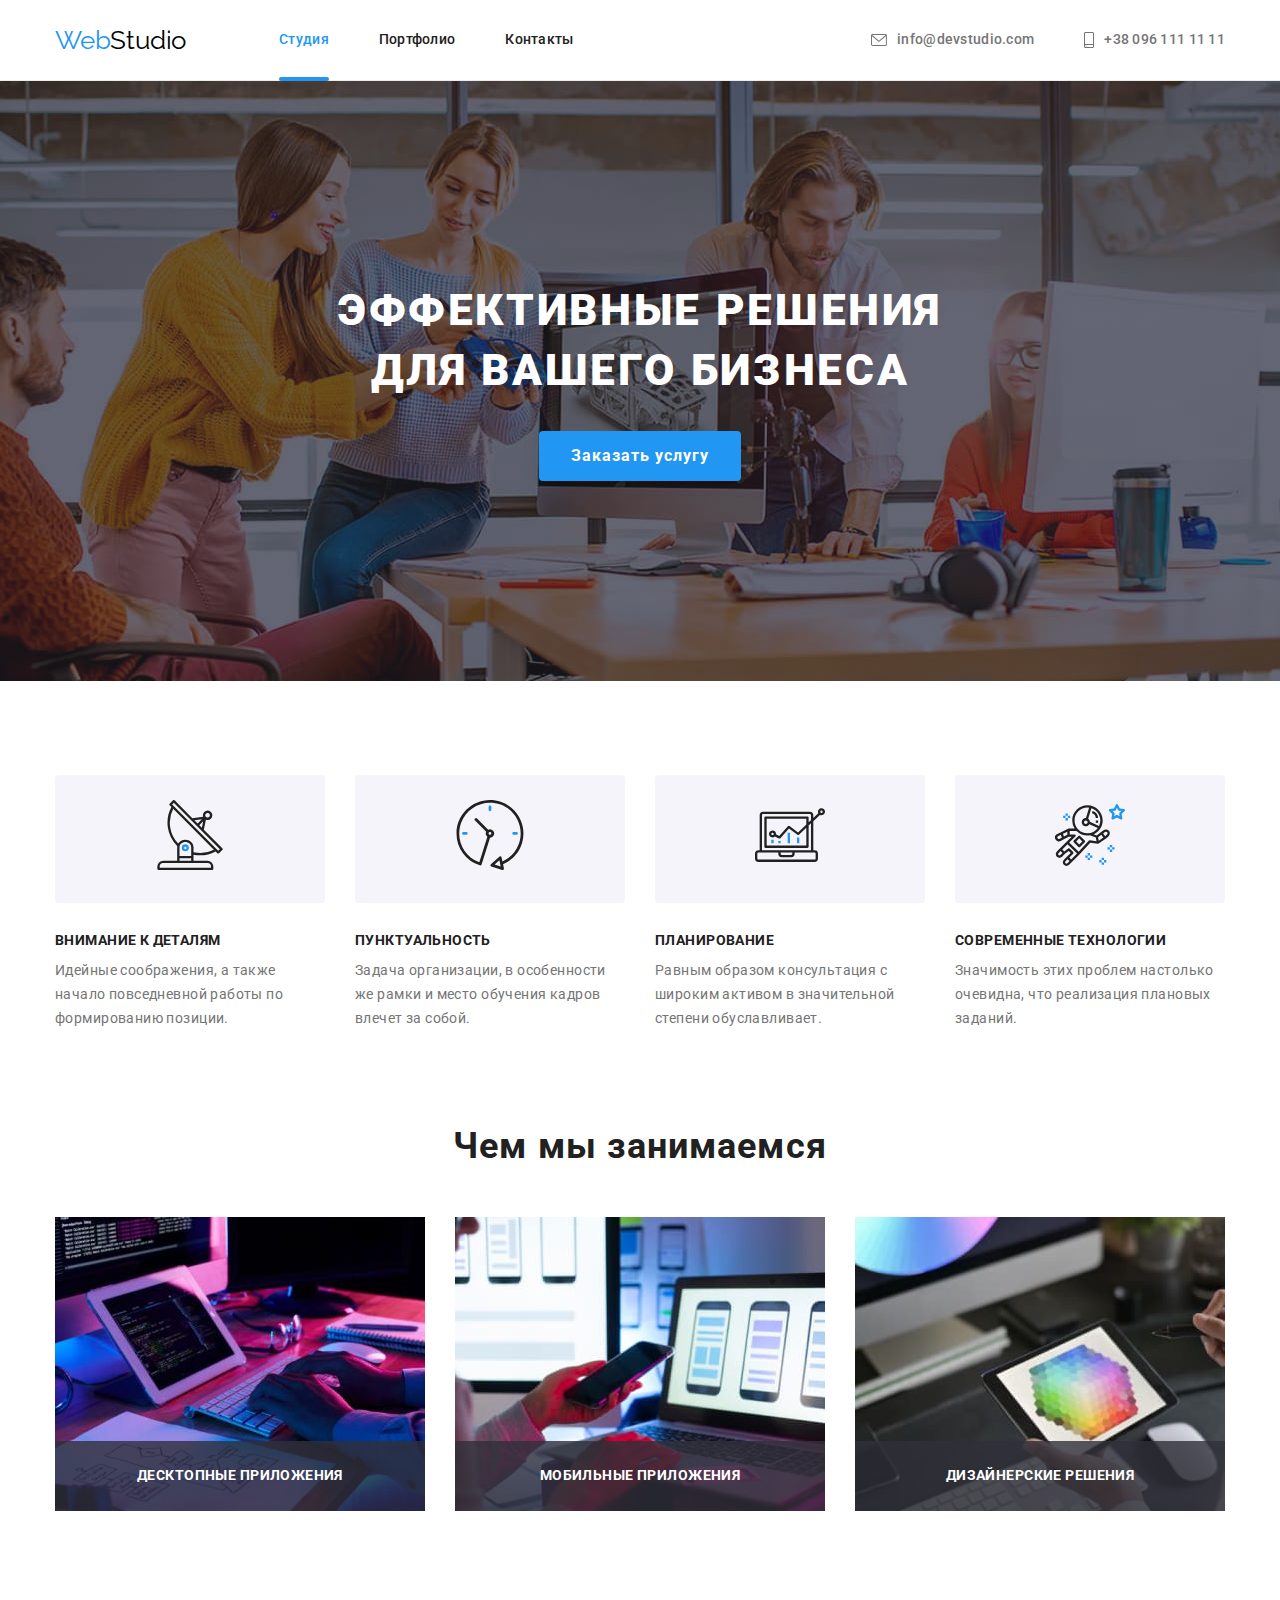
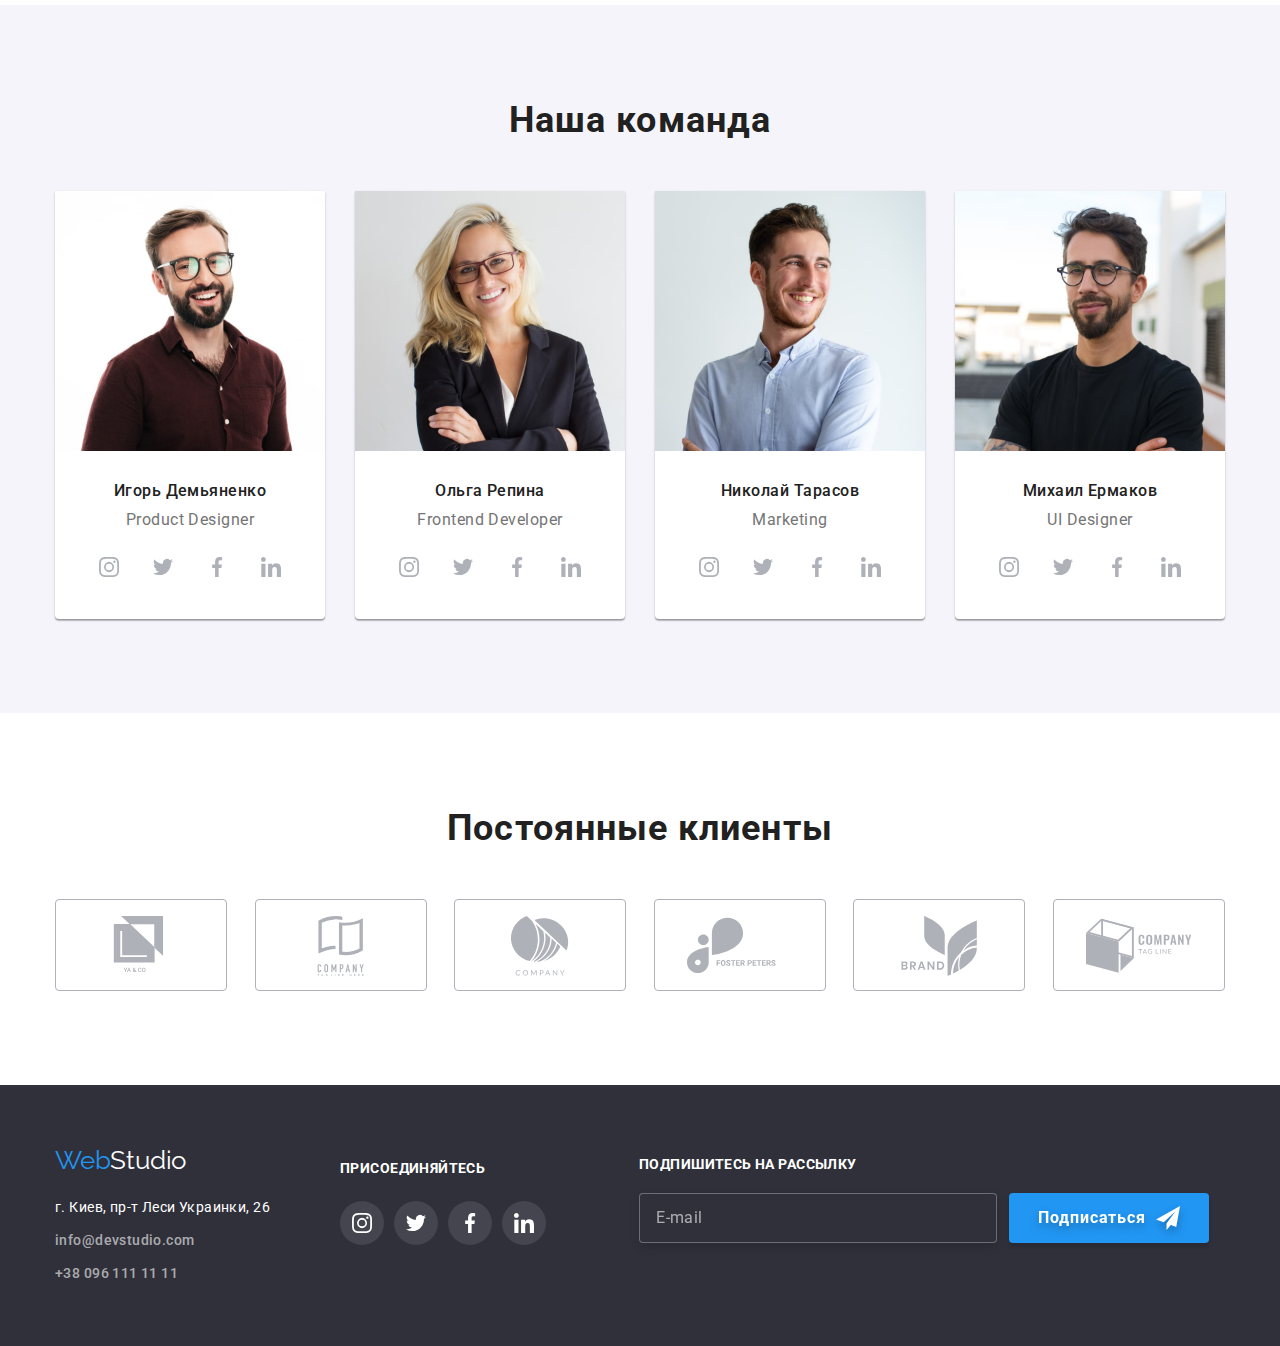
<file: index.html>
<!DOCTYPE html>
<html lang="ru">
  <head>
    <meta charset="UTF-8" />
    <meta http-equiv="X-UA-Compatible" content="IE=edge" />
    <meta name="viewport" content="width=device-width, initial-scale=1.0" />
    <title>WebStudio | Главная</title>
    <link
      href="https://fonts.googleapis.com/css2?family=Raleway:wght@700&family=Roboto:wght@400;500;700;900&display=swap"
      rel="stylesheet"
    />
    <link
      rel="stylesheet"
      href="https://cdnjs.cloudflare.com/ajax/libs/modern-normalize/0.6.0/modern-normalize.min.css"
    />
    <link rel="stylesheet" href="./css/styles.css" />
  </head>

  <body>
    <!--Шапка сайта-->
    <header>
      <div class="container container-header">
        <nav class="main-nav">
          <a href="./index.html" class="logo">Web<span>Studio</span></a>

          <!--Навигация по сайту-->
          <ul class="site-nav list">
            <li class="item">
              <a href="./index.html" class="link current">Студия</a>
            </li>
            <li class="item">
              <a href="./portfolio.html" class="link">Портфолио</a>
            </li>
            <li class="item"><a href="#" class="link">Контакты</a></li>
          </ul>
        </nav>

        <!--Контакты для связи-->
        <ul class="contact-header list">
          <li class="item">
            <a href="mailto:info@devstudio.com" class="link mail">
              <svg class="envelope-icon" width="16" height="12">
                <use href="./images/icons.svg#icon-envelope"></use>
              </svg>
              info@devstudio.com
            </a>
          </li>
          <li class="item">
            <a href="tel:+380961111111" class="link phone">
              <svg class="smartphone-icon" width="10" height="16">
                <use href="./images/icons.svg#icon-smartphone"></use>
              </svg>
              +38 096 111 11 11
            </a>
          </li>
        </ul>
      </div>
    </header>

    <!--Уникальный контент-->
    <main>
      <!--Герой-->
      <section class="hero overlay">
        <div class="container">
          <h1 class="hero-title">
            Эффективные решения <br />
            для вашего бизнеса
          </h1>
          <button type="button" class="btn primary" data-modal-open>
            Заказать услугу
          </button>
        </div>
      </section>

      <!--Особенности-->
      <section class="advantages">
        <div class="container">
          <h2 class="advantages-title">Особенности</h2>
          <ul ul class="advantages-items">
            <li class="advantages-item">
              <div class="advantages-icon">
                <svg class="antenna-icon" width="70" height="70">
                  <use href="./images/icons.svg#icon-antenna"></use>
                </svg>
              </div>
              <div class="advantages-description">
                <h3>Внимание к деталям</h3>
                <p>
                  Идейные соображения, а также начало повседневной работы по
                  формированию позиции.
                </p>
              </div>
            </li>
            <li class="advantages-item">
              <div class="advantages-icon">
                <svg class="clock-icon" width="70" height="70">
                  <use href="./images/icons.svg#icon-clock"></use>
                </svg>
              </div>
              <div class="advantages-description">
                <h3>Пунктуальность</h3>
                <p>
                  Задача организации, в особенности же рамки и место обучения
                  кадров влечет за собой.
                </p>
              </div>
            </li>
            <li class="advantages-item">
              <div class="advantages-icon">
                <svg class="diagram-icon" width="70" height="70">
                  <use href="./images/icons.svg#icon-diagram"></use>
                </svg>
              </div>
              <div class="advantages-description">
                <h3>Планирование</h3>
                <p>
                  Равным образом консультация с широким активом в значительной
                  степени обуславливает.
                </p>
              </div>
            </li>
            <li class="advantages-item">
              <div class="advantages-icon">
                <svg class="astronaut-icon" width="70" height="70">
                  <use href="./images/icons.svg#icon-astronaut"></use>
                </svg>
              </div>
              <div class="advantages-description">
                <h3>Современные технологии</h3>
                <p>
                  Значимость этих проблем настолько очевидна, что реализация
                  плановых заданий.
                </p>
              </div>
            </li>
          </ul>
        </div>
      </section>

      <!--Чем мы занимаемся-->
      <section class="functions">
        <div class="container">
          <h2 class="functions-title">Чем мы занимаемся</h2>
          <ul class="function-items">
            <li class="function-item">
              <div class="product-thumb">
                <img
                  src="./images/workdesktop.jpg"
                  alt="Приложения для персональных компьютеров"
                  width="370"
                />
                <div class="product-overlay">
                  <p class="product-lable">Десктопные приложения</p>
                </div>
              </div>
            </li>
            <li class="function-item">
              <div class="product-thumb">
                <img
                  src="./images/workapp.jpg"
                  alt="Приложения для персональных компьютеров"
                  width="370"
                />
                <div class="product-overlay">
                  <p class="product-lable">Мобильные приложения</p>
                </div>
              </div>
            </li>
            <li class="function-item">
              <div class="product-thumb">
                <img
                  src="./images/workdesign.jpg"
                  alt="Приложения для персональных компьютеров"
                  width="370"
                />
                <div class="product-overlay">
                  <p class="product-lable">Дизайнерские решения</p>
                </div>
              </div>
            </li>
          </ul>
        </div>
      </section>

      <!--Наша команда-->
      <section class="team">
        <div class="container">
          <h2 class="team-title">Наша команда</h2>
          <ul class="team-items">
            <li class="team-card">
              <img
                src="./images/demyanenko.jpg"
                alt="Игорь Демьяненко"
                width="270"
              />
              <div class="card-description">
                <h3>Игорь Демьяненко</h3>
                <p>Product Designer</p>
                <ul class="team-social-links">
                  <li>
                    <a href="#" class="link icon">
                      <svg class="instagram-icon" width="44" height="44">
                        <use href="./images/icons.svg#icon-instagram"></use>
                      </svg>
                    </a>
                  </li>
                  <li>
                    <a href="#" class="link icon">
                      <svg class="twiter-icon" width="44" height="44">
                        <use href="./images/icons.svg#icon-twitter"></use>
                      </svg>
                    </a>
                  </li>
                  <li>
                    <a href="#" class="link icon">
                      <svg class="facebook-icon" width="44" height="44">
                        <use href="./images/icons.svg#icon-facebook"></use>
                      </svg>
                    </a>
                  </li>
                  <li>
                    <a href="#" class="link icon">
                      <svg class="linkedin-icon" width="44" height="44">
                        <use href="./images/icons.svg#icon-linkedin"></use>
                      </svg>
                    </a>
                  </li>
                </ul>
              </div>
            </li>
            <li class="team-card">
              <img src="./images/repina.jpg" alt="Ольга Репина" width="270" />
              <div class="card-description">
                <h3>Ольга Репина</h3>
                <p>Frontend Developer</p>
                <ul class="team-social-links">
                  <li>
                    <a href="#" class="link icon">
                      <svg class="instagram-icon" width="44" height="44">
                        <use href="./images/icons.svg#icon-instagram"></use>
                      </svg>
                    </a>
                  </li>
                  <li>
                    <a href="#" class="link icon">
                      <svg class="twiter-icon" width="44" height="44">
                        <use href="./images/icons.svg#icon-twitter"></use>
                      </svg>
                    </a>
                  </li>
                  <li>
                    <a href="#" class="link icon">
                      <svg class="facebook-icon" width="44" height="44">
                        <use href="./images/icons.svg#icon-facebook"></use>
                      </svg>
                    </a>
                  </li>
                  <li>
                    <a href="#" class="link icon">
                      <svg class="linkedin-icon" width="44" height="44">
                        <use href="./images/icons.svg#icon-linkedin"></use>
                      </svg>
                    </a>
                  </li>
                </ul>
              </div>
            </li>
            <li class="team-card">
              <img
                src="./images/tarasov.jpg"
                alt="Николай Тарасов"
                width="270"
              />
              <div class="card-description">
                <h3>Николай Тарасов</h3>
                <p>Marketing</p>
                <ul class="team-social-links">
                  <li>
                    <a href="#" class="link icon">
                      <svg class="instagram-icon" width="44" height="44">
                        <use href="./images/icons.svg#icon-instagram"></use>
                      </svg>
                    </a>
                  </li>
                  <li>
                    <a href="#" class="link icon">
                      <svg class="twiter-icon" width="44" height="44">
                        <use href="./images/icons.svg#icon-twitter"></use>
                      </svg>
                    </a>
                  </li>
                  <li>
                    <a href="#" class="link icon">
                      <svg class="facebook-icon" width="44" height="44">
                        <use href="./images/icons.svg#icon-facebook"></use>
                      </svg>
                    </a>
                  </li>
                  <li>
                    <a href="#" class="link icon">
                      <svg class="linkedin-icon" width="44" height="44">
                        <use href="./images/icons.svg#icon-linkedin"></use>
                      </svg>
                    </a>
                  </li>
                </ul>
              </div>
            </li>
            <li class="team-card">
              <img
                src="./images/ermakov.jpg"
                alt="Михаил Ермаков"
                width="270"
              />
              <div class="card-description">
                <h3>Михаил Ермаков</h3>
                <p>UI Designer</p>
                <ul class="team-social-links">
                  <li>
                    <a href="#" class="link icon">
                      <svg class="instagram-icon" width="44" height="44">
                        <use href="./images/icons.svg#icon-instagram"></use>
                      </svg>
                    </a>
                  </li>
                  <li>
                    <a href="#" class="link icon">
                      <svg class="twiter-icon" width="44" height="44">
                        <use href="./images/icons.svg#icon-twitter"></use>
                      </svg>
                    </a>
                  </li>
                  <li>
                    <a href="#" class="link icon">
                      <svg class="facebook-icon" width="44" height="44">
                        <use href="./images/icons.svg#icon-facebook"></use>
                      </svg>
                    </a>
                  </li>
                  <li>
                    <a href="#" class="link icon">
                      <svg class="linkedin-icon" width="44" height="44">
                        <use href="./images/icons.svg#icon-linkedin"></use>
                      </svg>
                    </a>
                  </li>
                </ul>
              </div>
            </li>
          </ul>
        </div>
      </section>

      <!-- Постоянные клиенты -->
      <section class="clients">
        <div class="container">
          <h2 class="clients-title">Постоянные клиенты</h2>
          <ul class="clients-icons">
            <li class="clients-icon">
              <a href="#" class="link icon">
                <svg class="client-logo" width="106" height="60">
                  <use href="./images/icons.svg#icon-client-1"></use>
                </svg>
              </a>
            </li>
            <li class="clients-icon">
              <a href="#" class="link icon">
                <svg class="client-logo" width="106" height="60">
                  <use href="./images/icons.svg#icon-client-2"></use>
                </svg>
              </a>
            </li>
            <li class="clients-icon">
              <a href="#" class="link icon">
                <svg class="client-logo" width="106" height="60">
                  <use href="./images/icons.svg#icon-client-3"></use>
                </svg>
              </a>
            </li>
            <li class="clients-icon">
              <a href="#" class="link icon">
                <svg class="client-logo" width="106" height="60">
                  <use href="./images/icons.svg#icon-client-4"></use>
                </svg>
              </a>
            </li>
            <li class="clients-icon">
              <a href="#" class="link icon">
                <svg class="client-logo" width="106" height="60">
                  <use href="./images/icons.svg#icon-client-5"></use>
                </svg>
              </a>
            </li>
            <li class="clients-icon">
              <a href="#" class="link icon">
                <svg class="client-logo" width="106" height="60">
                  <use href="./images/icons.svg#icon-client-6"></use>
                </svg>
              </a>
            </li>
          </ul>
        </div>
      </section>
    </main>

    <footer class="footer">
      <div class="container footer-flex">
        <div class="footer-contacts">
          <a href="./index.html" class="logo">Web<span>Studio</span></a>
          <address>г. Киев, пр-т Леси Украинки, 26</address>
          <ul class="contact-footer list">
            <li class="item">
              <a href="mailto:info@devstudio.com" class="link"
                >info@devstudio.com</a
              >
            </li>
            <li class="item">
              <a href="tel:+380961111111" class="link">+38 096 111 11 11</a>
            </li>
          </ul>
        </div>
        <div class="footer-social-links">
          <h2 class="footer-title-social">Присоединяйтесь</h2>
          <ul class="footer-icons">
            <li class="item">
              <a class="icon" href="#">
                <svg width="44" height="44">
                  <use href="./images/icons.svg#icon-instagram"></use>
                </svg>
              </a>
            </li>
            <li class="item">
              <a class="icon" href="#">
                <svg width="44" height="44">
                  <use href="./images/icons.svg#icon-twitter"></use>
                </svg>
              </a>
            </li>
            <li class="item">
              <a class="icon" href="#">
                <svg width="44" height="44">
                  <use href="./images/icons.svg#icon-facebook"></use>
                </svg>
              </a>
            </li>
            <li class="item">
              <a class="icon" href="#">
                <svg width="44" height="44">
                  <use href="./images/icons.svg#icon-linkedin"></use>
                </svg>
              </a>
            </li>
          </ul>
        </div>
        <div class="form-subscribe">
          <b>Подпишитесь на рассылку</b>
          <form
            action="#"
            class="footer-form-subscribe"
            name="footer-form-subscribe"
            autocomplete="on"
          >
            <label class="form-field">
              <input
                class="email-form"
                type="email"
                name="email"
                placeholder="E-mail"
                required
              />
            </label>
            <button type="submit" class="footer-submit-btn">
              <span>Подписаться</span>
              <svg class="send-btn-icon" width="24px" height="24px">
                <use href="./images/icons.svg#icon-send"></use>
              </svg>
            </button>
          </form>
        </div>
      </div>
    </footer>
    <div class="backdrop is-hidden" data-modal>
      <div class="modal">
        <form class="modal-form" name="modal-form" autocomplete="off">
          <h3 class="modal-title">Оставьте свои данные, мы вам перезвоним</h3>

          <label class="contact-label">
            <span class="label-name">Имя</span>
            <span class="modal-form-input-wrapper">
              <input
                type="text"
                name="contact-name"
                class="modal-contact-input"
                required
                minlength="2"
              />
              <svg class="modal-contact-icon" width="18" height="18">
                <use href="./images/icons.svg#icon-name"></use>
              </svg>
            </span>
          </label>

          <label class="contact-label">
            <span class="label-name">Телефон</span>
            <span class="modal-form-input-wrapper">
              <input
                type="tel"
                name="contact-tel"
                class="modal-contact-input"
                required
                pattern="[0-9]{3}-[0-9]{3}-[0-9]{2}-[0-9]{2}"
                title="096-111-11-11"
              />
              <svg class="modal-contact-icon" width="18" height="18">
                <use href="./images/icons.svg#icon-phone"></use>
              </svg>
            </span>
          </label>
          <label class="contact-label">
            <span class="label-name">Почта</span>
            <span class="modal-form-input-wrapper">
              <input
                type="email"
                name="contact-mail"
                class="modal-contact-input"
              />
              <svg class="modal-contact-icon" width="18" height="18">
                <use href="./images/icons.svg#icon-email"></use>
              </svg>
            </span>
          </label>
          <label class="contact-textarea">
            <span class="label-name">Коментарий</span>
            <textarea
              name="contact-comment"
              class="modal-contact-comment"
              placeholder="Введите текст"
            ></textarea>
          </label>
          <label class="checkbox-label">
            <input
              type="checkbox"
              name="terms-contract"
              class="modal-checkbox"
              value="accept"
              required
            />
            <span class="icon-check"></span>
            <span class="checkbox-text">
              Соглашаюсь с рассылкой и принимаю
              <a href="#" class="contract-link">Условия договора</a>
            </span>
          </label>
          <button class="modal-submit-btn" type="submit">Отправить</button>
        </form>

        <button type="button" class="modal-close-btn" data-modal-close>
          <svg class="close-btn-icon" width="11px" height="11px">
            <use href="./images/icons.svg#icon-close"></use>
          </svg>
        </button>
      </div>
    </div>
    <script src="./js/modal.js"></script>
  </body>
</html>
</file>
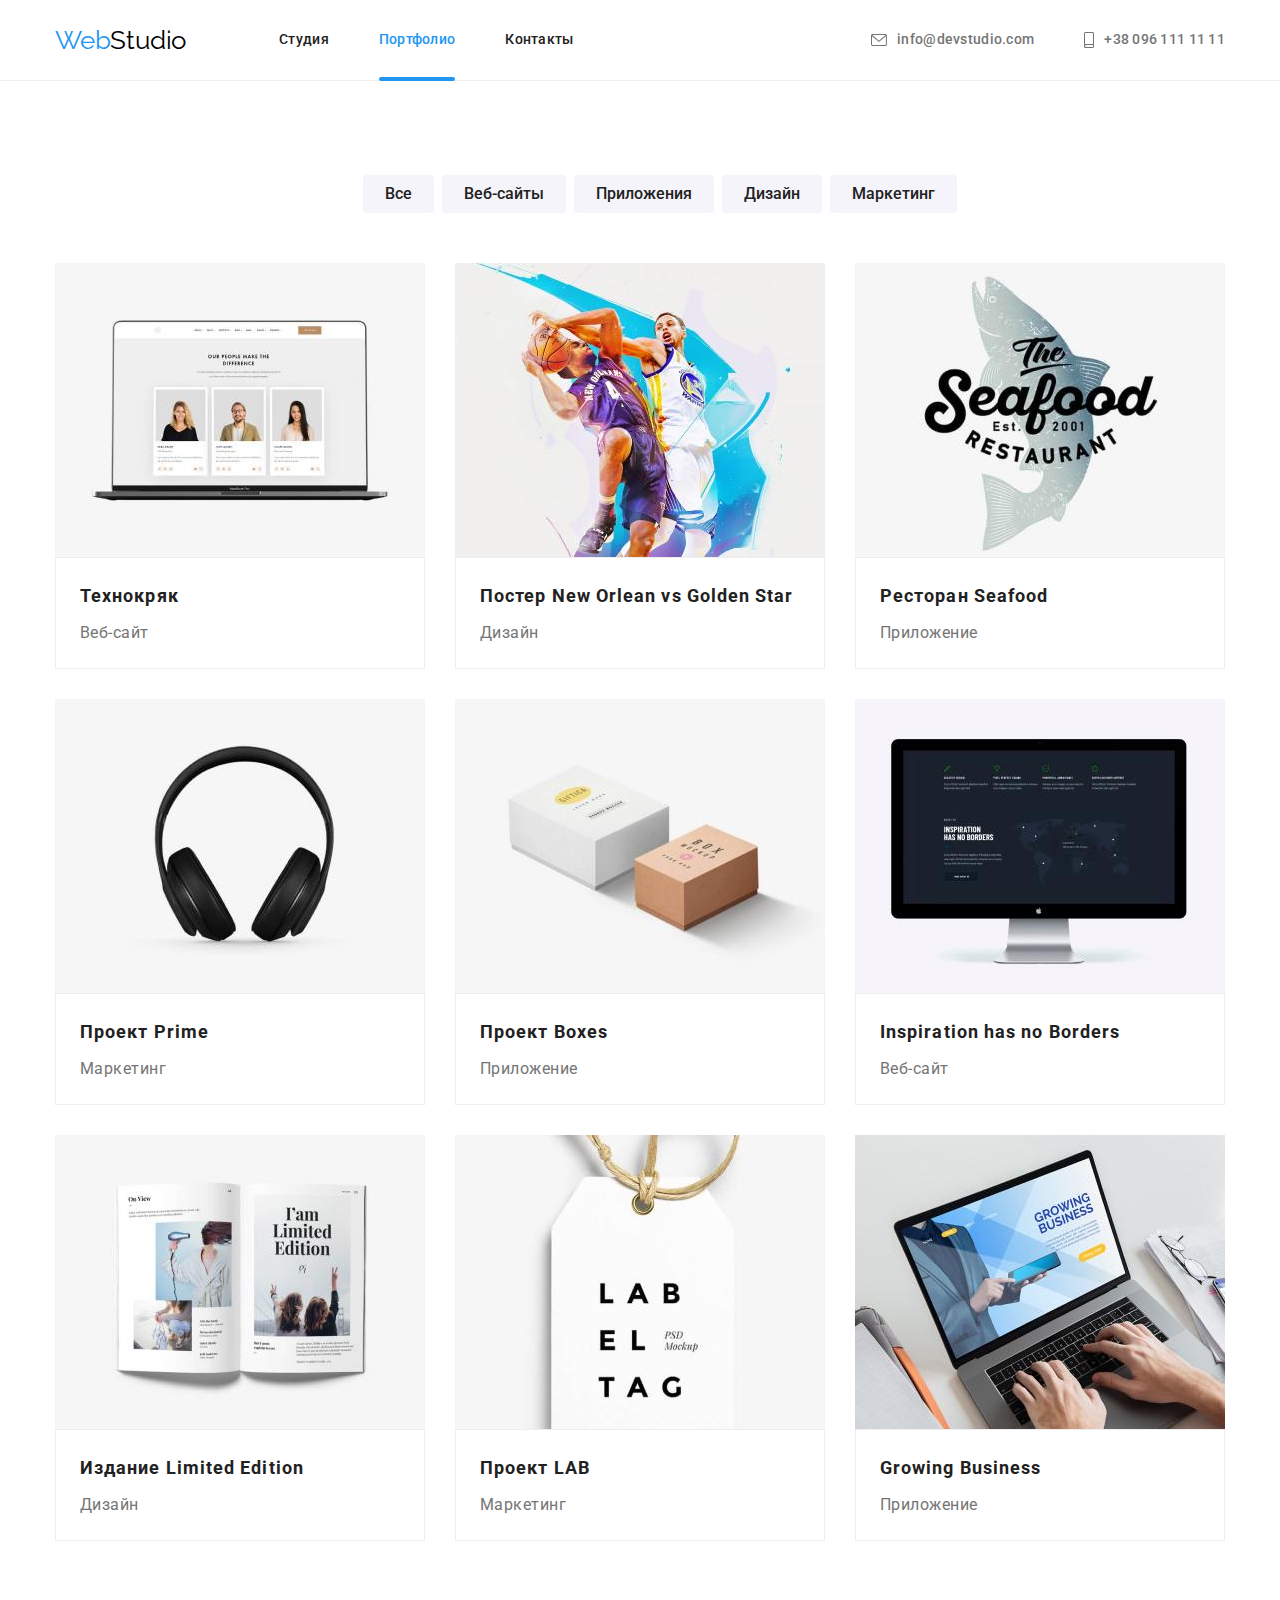
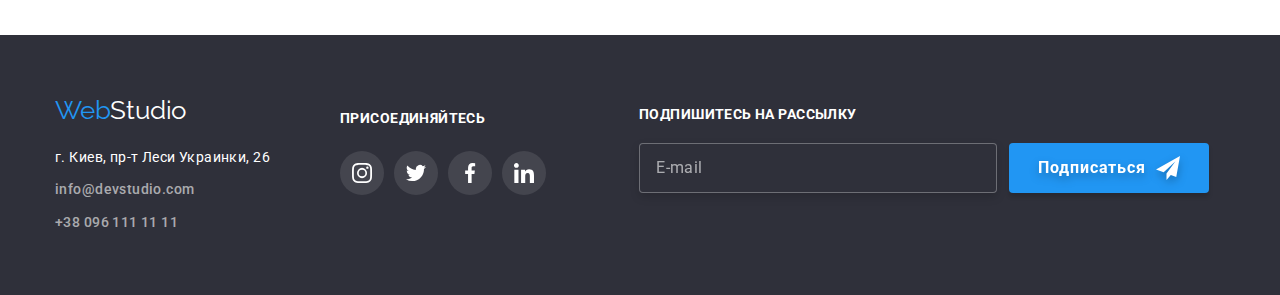
<file: portfolio.html>
<!DOCTYPE html>
<html lang="ru">
  <head>
    <meta charset="UTF-8" />
    <meta http-equiv="X-UA-Compatible" content="IE=edge" />
    <meta name="viewport" content="width=device-width, initial-scale=1.0" />
    <title>WebStudio | Портфолио</title>
    <link
      href="https://fonts.googleapis.com/css2?family=Raleway:wght@700&family=Roboto:wght@400;500;700;900&display=swap"
      rel="stylesheet"
    />
    <link
      rel="stylesheet"
      href="https://cdnjs.cloudflare.com/ajax/libs/modern-normalize/0.6.0/modern-normalize.min.css"
    />
    <link rel="stylesheet" href="./css/styles.css" />
  </head>

  <body>
    <!--Шапка сайта-->
    <header class="page-header">
      <div class="container container-header">
        <nav class="main-nav">
          <a href="./index.html" class="logo">Web<span>Studio</span></a>

          <!--Навигация по сайту-->
          <ul class="site-nav list">
            <li class="item"><a href="./index.html" class="link">Студия</a></li>
            <li class="item">
              <a href="./portfolio.html" class="link current">Портфолио</a>
            </li>
            <li class="item"><a href="#" class="link">Контакты</a></li>
          </ul>
        </nav>

        <!--Контакты для связи-->
        <ul class="contact-header list">
          <li class="item">
            <a href="mailto:info@devstudio.com" class="link mail">
              <svg class="envelope-icon" width="16" height="12">
                <use href="./images/icons.svg#icon-envelope"></use>
              </svg>
              info@devstudio.com
            </a>
          </li>
          <li class="item">
            <a href="tel:+380961111111" class="link phone">
              <svg class="smartphone-icon" width="10" height="16">
                <use href="./images/icons.svg#icon-smartphone"></use>
              </svg>
              +38 096 111 11 11
            </a>
          </li>
        </ul>
      </div>
    </header>

    <!--Примеры выполнненых -->
    <main>
      <section class="projects">
        <div class="container projects-container">
          <h1 class="projects-title">Проекты WebStudio</h1>

          <!--Кнопки фильтров-->
          <div class="projects-filters">
            <ul class="filters-list list">
              <li class="item">
                <button type="button" class="filters-btn carrent">Все</button>
              </li>
              <li class="item">
                <button type="button" class="filters-btn">Веб-сайты</button>
              </li>
              <li class="item">
                <button type="button" class="filters-btn">Приложения</button>
              </li>
              <li class="item">
                <button type="button" class="filters-btn">Дизайн</button></li>
              <li class="item">
                <button type="button" class="filters-btn">Маркетинг</button>
              </li>
            </ul>
          </div>

          <!--Работы-->
          <ul class="projects-cards list">
            <li class="projects-card">
                <a href="#" class="link">
                  <div class="project-thumb">
                      <img
                      src="./images/technocryk.jpg"
                      alt="Фото сайта Технокряк"
                      width="370"
                      />
                    <div class="project-overlay">
                      <p class="project-description">
                        Технокряк это современная площадка распространения коронавируса. 
                        Компании используют эту платформу для цифрового шпионажа и атак на защищённые сервера конкурентов.
                      </p>
                    </div>
                  </div>
                  <div class="description">
                    <h2>Технокряк</h2>
                    <p>Веб-сайт</p>
                  </div>
                </a>
            </li>
            <li class="projects-card">
              <a href="#" class="link">
                <div class="project-thumb">
                  <img
                  src="./images/orlean.jpg"
                  alt="Фото постера New Orlean vs Golden Star"
                  width="370"
                  />
                  <div class="project-overlay">
                    <p class="project-description">
                      Технокряк это современная площадка распространения коронавируса. 
                      Компании используют эту платформу для цифрового шпионажа и атак на защищённые сервера конкурентов.
                    </p>
                  </div>
                </div>
                <div class="description"><h2>Постер New Orlean vs Golden Star</h2>
                <p>Дизайн</p></div>
              </a>
            </li>
            <li class="projects-card">
              <a href="#" class="link">
                <div class="project-thumb">
                  <img
                  src="./images/seafood.jpg"
                  alt="Логотип приложения ресторана Seafood"
                  width="370"
                  />
                  <div class="project-overlay">
                    <p class="project-description">
                      Технокряк это современная площадка распространения коронавируса. 
                      Компании используют эту платформу для цифрового шпионажа и атак на защищённые сервера конкурентов.
                    </p>
                  </div>
                </div>
                <div class="description">
                  <h2>Ресторан Seafood</h2>
                <p>Приложение</p>
                </div>
                </a
              >
            </li>
            <li class="projects-card">
              <a href="#" class="link">
                <div class="project-thumb">
                  <img
                  src="./images/prime.jpg"
                  alt="Логотип проекта Prime"
                  width="370"
                  />
                  <div class="project-overlay">
                    <p class="project-description">
                      Технокряк это современная площадка распространения коронавируса. 
                      Компании используют эту платформу для цифрового шпионажа и атак на защищённые сервера конкурентов.
                    </p>
                  </div>
                </div>
                <div class="description">
                  <h2>Проект Prime</h2>
                <p>Маркетинг</p>
                </div>
                </a
              >
            </li>
            <li class="projects-card">
              <a href="#" class="link">
                <div class="project-thumb">
                  <img
                  src="./images/boxes.jpg"
                  alt="Логотип проекта Boxes"
                  width="370"
                  />
                  <div class="project-overlay">
                    <p class="project-description">
                      Технокряк это современная площадка распространения коронавируса. 
                      Компании используют эту платформу для цифрового шпионажа и атак на защищённые сервера конкурентов.
                    </p>
                  </div>
                </div>
                <div class="description">
                  <h2>Проект Boxes</h2>
                <p>Приложение</p>
                </div>
                </a
              >
            </li>
            <li class="projects-card">
              <a href="#" class="link">
                <div class="project-thumb">
                  <img
                  src="./images/inspiration.jpg"
                  alt="Фото сайта Inspiration has no Borders"
                  width="370"
                  />
                  <div class="project-overlay">
                    <p class="project-description">
                      Технокряк это современная площадка распространения коронавируса. 
                      Компании используют эту платформу для цифрового шпионажа и атак на защищённые сервера конкурентов.
                    </p>
                  </div>
                </div>
                <div class="description">
                  <h2>Inspiration has no Borders</h2>
                <p>Веб-сайт</p>
                </div>
              </a>
            </li>
            <li class="projects-card">
              <a href="#" class="link">
                <div class="project-thumb">
                  <img
                  src="./images/limited.jpg"
                  alt="Фото дизайна издания Limited Edition"
                  width="370"
                  />
                  <div class="project-overlay">
                    <p class="project-description">
                      Технокряк это современная площадка распространения коронавируса. 
                      Компании используют эту платформу для цифрового шпионажа и атак на защищённые сервера конкурентов.
                    </p>
                  </div>
                </div>
                <div class="description">
                  <h2>Издание Limited Edition</h2>
                <p>Дизайн</p>
                </div>
                </a
              >
            </li>
            <li class="projects-card">
              <a href="#" class="link">
                <div class="project-thumb">
                  <img
                  src="./images/lab.jpg"
                  alt="Фото проекта LAB"
                  width="370"
                  />
                  <div class="project-overlay">
                    <p class="project-description">
                      Технокряк это современная площадка распространения коронавируса. 
                      Компании используют эту платформу для цифрового шпионажа и атак на защищённые сервера конкурентов.
                    </p>
                  </div>
                </div>
                <div class="description">
                  <h2>Проект LAB</h2>
                <p>Маркетинг</p>
              </div>
                </a
              >
            </li>
            <li class="projects-card">
              <a href="#" class="link">
                <div class="project-thumb">
                  <img
                  src="./images/growing.jpg"
                  alt="Фото приложения Growing Business"
                  width="370"
                  />
                  <div class="project-overlay">
                    <p class="project-description">
                      Технокряк это современная площадка распространения коронавируса. 
                      Компании используют эту платформу для цифрового шпионажа и атак на защищённые сервера конкурентов.
                    </p>
                  </div>
                </div>
                <div class="description">
                  <h2>Growing Business</h2>
                <p>Приложение</p>
                </div>
                </a
              >
            </li>
          </ul>
        </div>
      </div>
        
      </section>
    </main>
    <footer class="footer">
      <div class="container footer-flex">
          <div class="footer-contacts">
            <a href="./index.html" class="logo">Web<span>Studio</span></a>
            <address>г. Киев, пр-т Леси Украинки, 26</address>
            <ul class="contact-footer list">
              <li class="item">
                <a href="mailto:info@devstudio.com" class="link"
                  >info@devstudio.com</a
                >
              </li>
              <li class="item">
                <a href="tel:+380961111111" class="link">+38 096 111 11 11</a>
              </li>
            </ul>
          </div>
          <div class="footer-social-links">
          <h2 class="footer-title-social">Присоединяйтесь</h2>
          <ul class="footer-icons">
            <li class="item">
              <a class="icon" href="#">
                <svg width="44" height="44">
                  <use href="./images/icons.svg#icon-instagram"></use>
                </svg>
              </a>
            </li>
            <li class="item">
              <a class="icon" href="#">
                <svg width="44" height="44">
                  <use href="./images/icons.svg#icon-twitter"></use>
                </svg>
              </a>
            </li>
            <li class="item">
              <a class="icon" href="#">
                <svg width="44" height="44">
                  <use href="./images/icons.svg#icon-facebook"></use>
                </svg>
              </a>
            </li>
            <li class="item">
              <a class="icon" href="#">
                <svg width="44" height="44">
                  <use href="./images/icons.svg#icon-linkedin"></use>
                </svg>
              </a>
            </li>
          </ul>
          </div>
          <div class="form-subscribe">
          <b>Подпишитесь на рассылку</b>
          <form
            action="#"
            class="footer-form-subscribe"
            name="footer-form-subscribe"
            autocomplete="on"
          >
            <label class="form-field">
              <input
                class="email-form"
                type="email"
                name="email"
                placeholder="E-mail"
                required
              />
            </label>
            <button type="submit" class="footer-submit-btn">
              <span>Подписаться</span>
              <svg class="send-btn-icon" width="24px" height="24px">
                <use href="./images/icons.svg#icon-send"></use>
              </svg>
            </button>
          </form>
        </div>
      </div>
      </div>
    </footer>
  </body>
</html>
</file>
<file: css/styles.css>
/*цвет основного текста  #212121
вторичный цвет текста #757575
акцент (первый цвет лого) #2196F3
второй цвет лого #000000
Заказать услугу hover #188CE8
белый (основной цвет фона) #ffffff
второй (герой и подвал) цвет фона #2F303A
третий (секция) цвет фона #F5F4FA
*/

/* -----ГЛАВНАЯ СТРАНИЦА----- */

:root {
  --primary-text-color: #212121;
  --secondary-text-color: #757575;
  --title-text-color: #ffffff;
  --accent-color: #2196f3;
}

body {
  background-color: #ffffff;
  color: var(--primary-text-color);

  font-family: "Roboto", sans-serif;
  letter-spacing: -0.015em;
  font-size: 14px;
  line-height: 1.71;
}
/* Утилиы */
.list {
  list-style: none;
}
ul {
  margin: 0px;
}

h1,
h2,
h3,
h4,
h5,
h6,
p {
  margin: 0;
}

img {
  display: block;
  max-width: 100%;
  height: auto;
}

.container {
  margin-left: auto;
  margin-right: auto;
  width: 1200px;
  padding-left: 15px;
  padding-right: 15px;
}

/*Логотип компании*/
.logo {
  display: block;

  color: #2196f3;
  font-family: "Raleway", sans-serif;
  font-size: 26px;
  line-height: 1.19;
  text-decoration: none;
}

.logo > span {
  color: #000000;
}
.link {
  text-decoration: none;
}

/*Навигация по сайту,
Контакты в шапке*/
header {
  border-bottom: 1px solid rgba(236, 236, 236, 1);
  margin: auto;
}

.container-header {
  display: flex;
  align-items: center;
}

nav,
.site-nav {
  display: flex;
  align-items: center;
}

.site-nav {
  margin-left: 93px;
  margin-top: 0px;
  margin-bottom: 0px;
  padding-left: 0px;
}

.site-nav .item + .item {
  margin-left: 50px;
}

.site-nav .link,
.contact-header .link {
  display: block;
  color: var(--primary-text-color);

  font-weight: 500;
  line-height: 1.14;
  letter-spacing: 0.02em;
  text-decoration: none;

  transition: color 250ms cubic-bezier(0.4, 0, 0.2, 1),
    fill 250ms cubic-bezier(0.4, 0, 0.2, 1);
}

.site-nav .link {
  padding-top: 32px;
  padding-bottom: 32px;
}

.site-nav .link:hover,
.site-nav .link:focus,
.contact-header .link:hover,
.contact-header .link:focus {
  color: var(--accent-color);
  fill: var(--accent-color);
}

.site-nav .link.current {
  position: relative;

  color: var(--accent-color);
}

.site-nav .link.current::after {
  content: "";

  position: absolute;
  left: 0;
  bottom: -1px;

  display: block;
  width: 100%;
  height: 4px;
  border-radius: 2px;
  background-color: var(--accent-color);
}

/*Контакты в шапке*/
.contact-header .link {
  color: var(--secondary-text-color);
  display: flex;
  justify-content: center;
  align-items: center;
}
.contact-header {
  display: flex;
  margin-left: auto;
  padding-left: 0px;
}

.contact-header .item + .item {
  margin-left: 50px;
}

.envelope-icon,
.smartphone-icon {
  background-size: contain;
  fill: currentColor;
  margin-right: 10px;
}

/*Герой*/
.hero {
  text-align: center;

  max-width: 1600px;
  height: 600px;
  margin-left: auto;
  margin-right: auto;

  background-image: linear-gradient(
      to right,
      rgba(47, 48, 58, 0.4),
      rgba(47, 48, 58, 0.4)
    ),
    url("../images/bg-hero.jpg");
  background-repeat: no-repeat;
  background-position: center;
  background-size: cover;
}

.hero .container {
  padding: 200px 15px;
}

.hero-title {
  margin-top: 0px;
  margin-bottom: 30px;

  color: var(--title-text-color);
  text-transform: uppercase;
  font-weight: 900;
  font-size: 44px;
  line-height: 1.36;
  letter-spacing: 0.06em;
}

.btn.primary {
  display: inline-block;
  border: none;
  border-radius: 4px;
  padding: 10px 32px;
  min-width: 130px;

  background-color: var(--accent-color);
  color: var(--title-text-color);
  box-shadow: 0px 4px 4px rgba(0, 0, 0, 0.15);

  font-family: "Roboto", sans-serif;
  font-weight: 700;
  font-size: 16px;
  line-height: 1.87;
  letter-spacing: 0.06em;

  cursor: pointer;

  transition: background 250ms cubic-bezier(0.4, 0, 0.2, 1);
}
.btn.primary:hover,
.btn.primary:focus {
  background: #188ce8;
}

/*Особенности*/
.advantages {
  padding-top: 94px;
  padding-bottom: 94px;
}
.advantages-title {
  display: none;
}

.advantages-items {
  display: flex;
  justify-content: space-between;

  list-style: none;
  padding-left: 0px;
}

.advantages-item:not(:last-child) {
  margin-right: 30px;
}

.advantages-item {
  width: calc((100%-90) / 4);
}

.advantages-description > h3 {
  margin-bottom: 10px;

  text-transform: uppercase;
  font-size: 14px;
  line-height: 1.14;
  letter-spacing: 0.03em;
}

.advantages-description > p {
  color: var(--secondary-text-color);
  font-weight: 400;
  line-height: 1.71;
  letter-spacing: 0.03em;
}

.advantages-icon {
  background-color: #f5f4fa;
  padding: 25px 100px;
  border-radius: 4px;
}

.advantages-description {
  padding-top: 30px;
}

/*Чем мы занимаемся,
Наша команда */
.functions {
  padding-bottom: 94px;
}
.function-items {
  display: flex;
  justify-content: space-between;
  padding-left: 0px;
}

.functions-title,
.team-title,
.clients-title {
  margin-bottom: 50px;

  font-size: 36px;
  text-align: center;
  line-height: 1.17;
  letter-spacing: 0.03em;
}
.functions ul,
.team ul {
  list-style: none;
}

.functions .function-item {
  position: relative;

  display: block;
}

.product-thumb {
  position: relative;
}
.product-overlay {
  position: absolute;
  bottom: 0;
  left: 0;
  width: 100%;
  min-height: 70px;
  background-color: rgba(47, 48, 58, 0.8);
}

.product-lable {
  color: var(--title-text-color);

  padding-top: 27px;
  padding-bottom: 27px;

  font-weight: 700;
  line-height: 1.14;
  text-align: center;
  letter-spacing: 0.03em;
  text-transform: uppercase;
}

/* Наша команда */
.team {
  padding-top: 94px;
  padding-bottom: 94px;
  background-color: #f5f4fa;
  margin: auto;
}

.team-items {
  display: flex;
  justify-content: space-between;
  padding-left: 0px;
}

.team-card {
  width: 270px;
  /* height: 368px; */

  background-color: #ffffff;
  box-shadow: 0px 1px 3px rgba(0, 0, 0, 0.12), 0px 1px 1px rgba(0, 0, 0, 0.14),
    0px 2px 1px rgba(0, 0, 0, 0.2);
  border-radius: 0px 0px 4px 4px;
}

.team .card-description {
  padding: 30px 32px;
}

.team-card h3 {
  margin-bottom: 10px;

  font-weight: 500;
  font-size: 16px;
  line-height: 1.19;

  text-align: center;
  letter-spacing: 0.03em;
}

.team-card p {
  color: var(--secondary-text-color);

  font-size: 16px;
  line-height: 1.19;

  text-align: center;
  letter-spacing: 0.03em;
  margin-bottom: 16px;
}

.team-social-links {
  display: flex;
  align-items: center;
  padding-left: 0px;
  justify-content: space-between;
}

.team-social-links .icon {
  border-radius: 50%;
  background-color: var(--title-text-color);
  fill: #afb1b8;

  transition: fill 250ms cubic-bezier(0.4, 0, 0.2, 1),
    background-color 250ms cubic-bezier(0.4, 0, 0.2, 1);
}

.team-social-links .icon:hover,
.team-social-links .icon:focus {
  fill: var(--title-text-color);
  background-color: var(--accent-color);
}

.team-social-links a {
  display: block;
  max-height: 44px;
}

/* Постоянные клиенты */
section.clients {
  padding-top: 94px;
  padding-bottom: 94px;
}

.clients-icons {
  display: flex;
  justify-content: space-between;
  padding-left: 0px;
  list-style: none;
}

.client-logo {
  fill: #afb1b8;
  transition: fill 250ms cubic-bezier(0.4, 0, 0.2, 1);
}

.clients-icons a {
  border: 1px solid #afb1b8;
  border-radius: 4px;
  padding: 16px 32px;
  transition: border-color 250ms cubic-bezier(0.4, 0, 0.2, 1);
}

.clients .link.icon {
  display: block;
  max-height: 92px;
}

.clients-icons a:hover,
.clients-icons a:focus,
a:hover .client-logo,
a:focus .client-logo {
  fill: var(--accent-color);
  border-color: var(--accent-color);
}

/* Подвал */
.footer {
  background-color: #2f303a;
  margin: auto;
}

.footer .logo span {
  color: var(--title-text-color);
}

footer address {
  margin-bottom: 9px;

  color: var(--title-text-color);

  font-style: normal;
  line-height: 1.71;

  letter-spacing: 0.03em;
}
footer {
  padding-top: 60px;
  padding-bottom: 60px;
}

footer .logo {
  margin-bottom: 20px;
}

.contact-footer.list {
  padding-left: 0px;
}

.contact-footer .item + .item {
  margin-top: 9px;
}

.contact-footer .link {
  color: rgba(255, 255, 255, 0.6);

  font-weight: 500;
  line-height: 1.71;
  letter-spacing: 0.03em;
  text-decoration: none;
  transition: color 250ms cubic-bezier(0.4, 0, 0.2, 1);
}

.contact-footer .link:hover,
.contact-footer .link:focus {
  color: var(--accent-color);
}

.footer-flex {
  display: flex;
}

footer .footer-icons {
  display: flex;
  list-style: none;
  padding-left: 0px;
}

.footer-icons .item:not(:last-child) {
  margin-right: 10px;
}

.footer-icons .icon {
  display: block;
  width: 44px;
  height: 44px;
  border-radius: 50%;
  fill: var(--title-text-color);
  background-color: rgba(255, 255, 255, 0.1);
  transition: background-color 250ms cubic-bezier(0.4, 0, 0.2, 1);
}

.footer-icons .icon:hover,
.footer-icons .icon:focus {
  background-color: var(--accent-color);
}

footer .footer-contacts {
  margin-right: 70px;
}

footer .footer-social-links {
  padding-top: 12px;
  margin-right: 93px;
}

footer .footer-title-social {
  font-size: 14px;
  line-height: 1, 14;
  letter-spacing: 0.03em;
  text-transform: uppercase;
  margin-bottom: 20px;

  color: var(--title-text-color);
}

footer .form-subscribe {
  padding-top: 12px;
}

.form-subscribe b {
  display: block;
  text-transform: uppercase;
  font-size: 14px;
  line-height: 1.14;
  letter-spacing: 0.03em;
  color: var(--title-text-color);
  margin-bottom: 20px;
}

.email-form {
  width: 358px;
  height: 50px;

  padding-left: 16px;
  margin-right: 12px;

  border: 1px solid rgba(255, 255, 255, 0.3);
  filter: drop-shadow(0px 4px 4px rgba(0, 0, 0, 0.15));
  border-radius: 4px;
  background-color: #2f303a;
  color: var(--title-text-color);
}

.footer-form-subscribe .email-form::placeholder {
  font-size: 16px;
  line-height: 1.25;
  letter-spacing: 0.03em;

  color: rgba(255, 255, 255, 0.6);
}

.footer-form-subscribe {
  display: flex;
}

.email-form:focus {
  border-color: var(--accent-color);
  outline: none;
}

.footer-submit-btn {
  display: flex;
  align-items: center;
  justify-content: center;
  padding: 0;
  height: 50px;
  min-width: 200px;
  font-weight: 700;
  font-size: 16px;
  line-height: 1.87;
  letter-spacing: 0.06em;
  background: var(--accent-color);
  cursor: pointer;
  box-shadow: 0px 4px 4px rgba(0, 0, 0, 0.15);
  border-radius: 4px;
  border: none;
  transition: background 250ms cubic-bezier(0.4, 0, 0.2, 1);
}
.footer-submit-btn:hover,
.footer-submit-btn:focus {
  background: #188ce8;
}

.footer-submit-btn span {
  color: var(--title-text-color);
  filter: drop-shadow(0px 4px 4px rgba(0, 0, 0, 0.25));
}
.send-btn-icon {
  margin-left: 10px;
  fill: var(--title-text-color);
  filter: drop-shadow(0px 4px 4px rgba(0, 0, 0, 0.25));
}

/*===========================================-----ПОРТФОЛИО----- */

/* Проекты WebStudio */
.projects .projects-title {
  display: none;
}

.projects-filters .list {
  display: flex;
  justify-content: center;
}

/* Кнопки фильтров */
.projects-filters {
  margin-bottom: 50px;
}

.filters-list .item + .item {
  margin-left: 8px;
}

section.projects {
  padding-top: 94px;
  padding-bottom: 94px;
}

.projects-filters .filters-btn {
  color: var(--primary-text-color);
  background-color: #f5f4fa;

  font-family: "Roboto", sans-serif;
  font-weight: 500;
  font-size: 16px;
  line-height: 1.62;
  padding: 6px 22px;

  border: 0;
  border-radius: 4px;

  transition: color 250ms cubic-bezier(0.4, 0, 0.2, 1),
    background-color 250ms cubic-bezier(0.4, 0, 0.2, 1),
    box-shadow 250ms cubic-bezier(0.4, 0, 0.2, 1);
}

.projects-filters .filters-btn:hover,
.projects-filters .filters-btn:focus {
  color: #ffffff;
  background-color: var(--accent-color);

  box-shadow: 0px 3px 1px rgba(0, 0, 0, 0.1), 0px 1px 2px rgba(0, 0, 0, 0.08),
    0px 2px 2px rgba(0, 0, 0, 0.12);
}

/* Карточки проекта */
.projects-cards.list {
  display: flex;
  flex-wrap: wrap;
  padding-left: 0px;
}

.projects-card {
  width: calc((100%-60) / 3);
  transition: box-shadow 250ms cubic-bezier(0.4, 0, 0.2, 1);
}

.projects-card:not(:nth-child(3n)) {
  margin-right: 30px;
}

.projects-card:not(:nth-last-child(-n + 3)) {
  margin-bottom: 30px;
}

.projects-card:hover,
.projects-card:focus {
  box-shadow: 0px 1px 1px rgba(0, 0, 0, 0.12), 0px 4px 4px rgba(0, 0, 0, 0.06),
    1px 4px 6px rgba(0, 0, 0, 0.16);
}

.projects-cards h2 {
  margin-bottom: 4px;

  color: var(--primary-text-color);

  font-size: 18px;
  line-height: 2;
  letter-spacing: 0.06em;
}

.projects-cards .description p {
  color: var(--secondary-text-color);

  font-size: 16px;
  line-height: 1.87;
  letter-spacing: 0.03em;
}

.projects-cards li {
  background: #ffffff;
  box-sizing: border-box;

  width: 370px;
}

.projects-cards .link {
  text-decoration: none;
}

.projects-card .description {
  padding: 20px 24px;
  border: 1px solid #eeeeee;
}

.project-thumb {
  position: relative;
  overflow: hidden;
}

.project-overlay {
  position: absolute;
  top: 0;
  left: 0;
  width: 100%;
  height: 100%;
  background-color: rgba(33, 150, 243, 0.9);

  transform: translateY(101%);
  transition: transform 250ms cubic-bezier(0.4, 0, 0.2, 1);
}

.link:focus .project-overlay,
.link:hover .project-overlay {
  transform: translateY(0);
}

.project-overlay .project-description {
  color: var(--title-text-color);

  padding: 63px 24px;
  font-weight: 400;
  font-size: 18px;
  line-height: 1.56;
  letter-spacing: 0.03em;
}

/* ================================Модальное окно===================== */
.backdrop {
  position: fixed;
  top: 0;
  left: 0;

  width: 100%;
  height: 100%;
  background-color: rgba(0, 0, 0, 0.2);

  opacity: 1;

  transition: opacity 250ms cubic-bezier(0.4, 0, 0.2, 1);
}

.backdrop.is-hidden {
  opacity: 0;
  pointer-events: none;
}

.backdrop.is-hidden .modal {
  transform: translate(-50%, -50%) scale(1.1);
}

.modal {
  position: absolute;
  top: 50%;
  left: 50%;

  height: 581px;
  width: 528px;
  padding: 40px;

  background-color: #fff;

  transform: translate(-50%, -50%) scale(1);

  transition: transform 250ms cubic-bezier(0.4, 0, 0.2, 1);
  box-shadow: 0px 1px 3px rgba(0, 0, 0, 0.12), 0px 1px 1px rgba(0, 0, 0, 0.14),
    0px 2px 1px rgba(0, 0, 0, 0.2);
  border-radius: 4px;
}

.modal-close-btn {
  position: absolute;
  top: 8px;
  right: 8px;
  width: 30px;
  height: 30px;
  border-radius: 50%;
  background-color: transparent;
  border: 1px solid rgba(0, 0, 0, 0.1);
  cursor: pointer;
  padding: 0;
}

.close-btn-icon {
  transition: fill 250ms cubic-bezier(0.4, 0, 0.2, 1);
}

.modal-close-btn:hover .close-btn-icon,
.modal-close-btn:focus .close-btn-icon {
  fill: #2196f3;
}

.modal-title {
  margin-bottom: 30px;
  font-weight: 700;
  font-size: 20px;
  line-height: 1.15;
  text-align: center;
}

.contact-label {
  display: block;
  margin-bottom: 28px;
  position: relative;
}

.modal-contact-input {
  width: 100%;
  height: 40px;
  border: 1px solid rgba(33, 33, 33, 0.2);
  box-sizing: border-box;
  border-radius: 4px;
  padding-left: 42px;
  transition: border-color 250ms cubic-bezier(0.4, 0, 0.2, 1),
    fill 250ms cubic-bezier(0.4, 0, 0.2, 1);
}

.modal-form-input-wrapper {
  position: relative;
  display: block;
}

.modal-contact-input:focus {
  border-color: var(--accent-color);
  outline: none;
}

.modal-contact-icon {
  position: absolute;
  left: 15px;
  top: 50%;
  transform: translateY(-50%);
  fill: var(--primary-text-color);

  transition: fill 250ms cubic-bezier(0.4, 0, 0.2, 1);
}

.modal-contact-input:focus + .modal-contact-icon {
  fill: var(--accent-color);
}

.modal-submit-btn {
  display: flex;
  align-items: center;
  justify-content: center;
  height: 50px;
  min-width: 200px;
  font-weight: 700;
  font-size: 16px;
  line-height: 1.87;
  letter-spacing: 0.06em;
  color: var(--title-text-color);
  background: var(--accent-color);
  cursor: pointer;
  box-shadow: 0px 4px 4px rgba(0, 0, 0, 0.15);
  border-radius: 4px;
  border: none;
  transition: background 250ms cubic-bezier(0.4, 0, 0.2, 1);
  margin-left: auto;
  margin-right: auto;
  margin-top: 30px;
}

.modal-submit-btn:hover,
.modal-submit-btn:focus {
  background: #188ce8;
}

.modal-contact-comment {
  width: 100%;
  height: 120px;
  border: 1px solid rgba(33, 33, 33, 0.2);
  resize: none;
  margin-bottom: 20px;
  padding: 12px 16px;
  outline: none;
  transition: border-color 250ms cubic-bezier(0.4, 0, 0.2, 1);
}

.modal-contact-comment:focus {
  border-color: var(--accent-color);
}

.label-name {
  position: absolute;
  transform: translateY(-18px);
  font-size: 12px;
  line-height: 1.17;
  letter-spacing: 0.01em;
  color: var(--secondary-text-color);
}

.checkbox-label {
  display: flex;
  align-items: center;
}

.modal-checkbox {
  visibility: hidden;
  display: flex;
  transition: background-image 250ms cubic-bezier(0.4, 0, 0.2, 1);
}

.icon-check {
  display: inline-block;
  vertical-align: middle;
  width: 16px;
  height: 15px;
  border: 2px solid #2f303a;
  border-radius: 2px;
  margin-right: 7px;
  transition: border-color 250ms cubic-bezier(0.4, 0, 0.2, 1);
}

.checkbox-text {
  font-size: 14px;
  line-height: 1.71;
  color: var(--secondary-text-color);
}

.contract-link {
  color: var(--accent-color);
}

.modal-checkbox:focus + .icon-check {
  border-color: var(--accent-color);
}

.modal-checkbox:checked + .icon-check {
  background-image: url("../images/check.svg");
  border: none;
}
</file>
